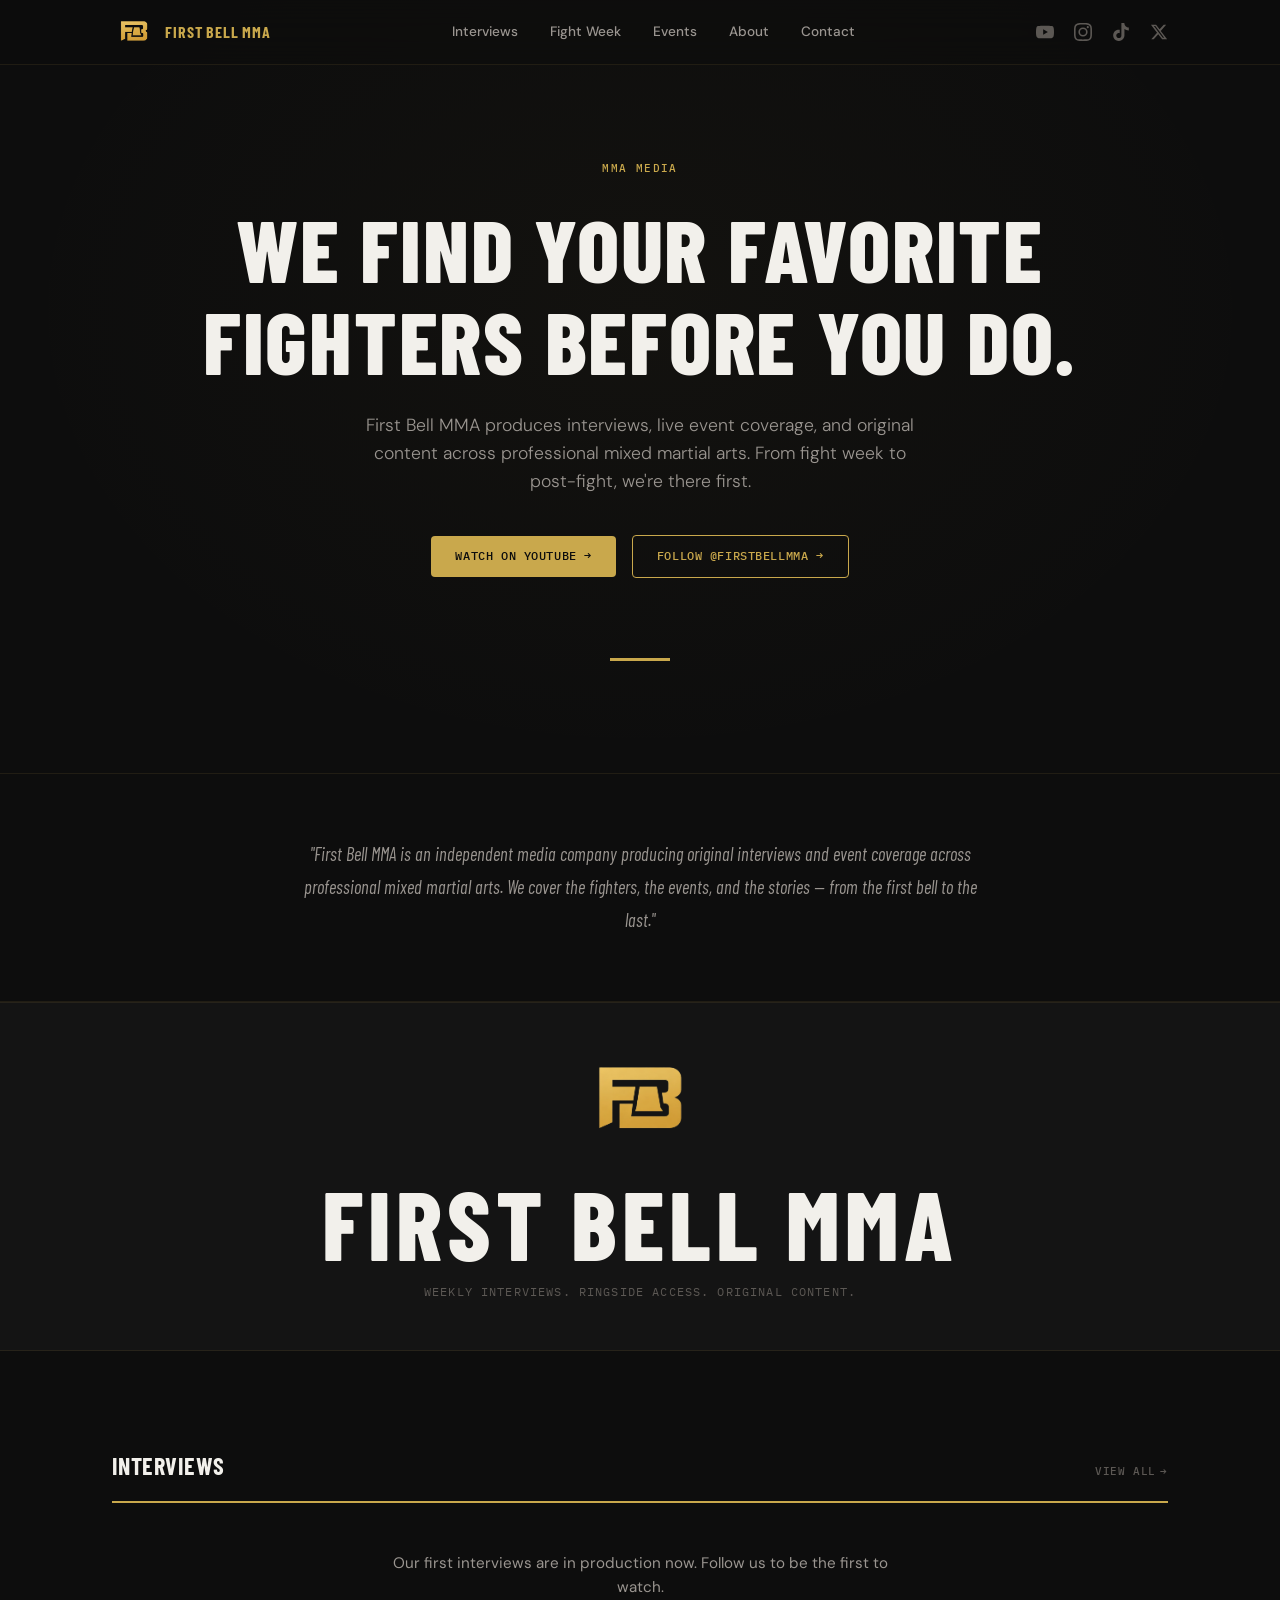
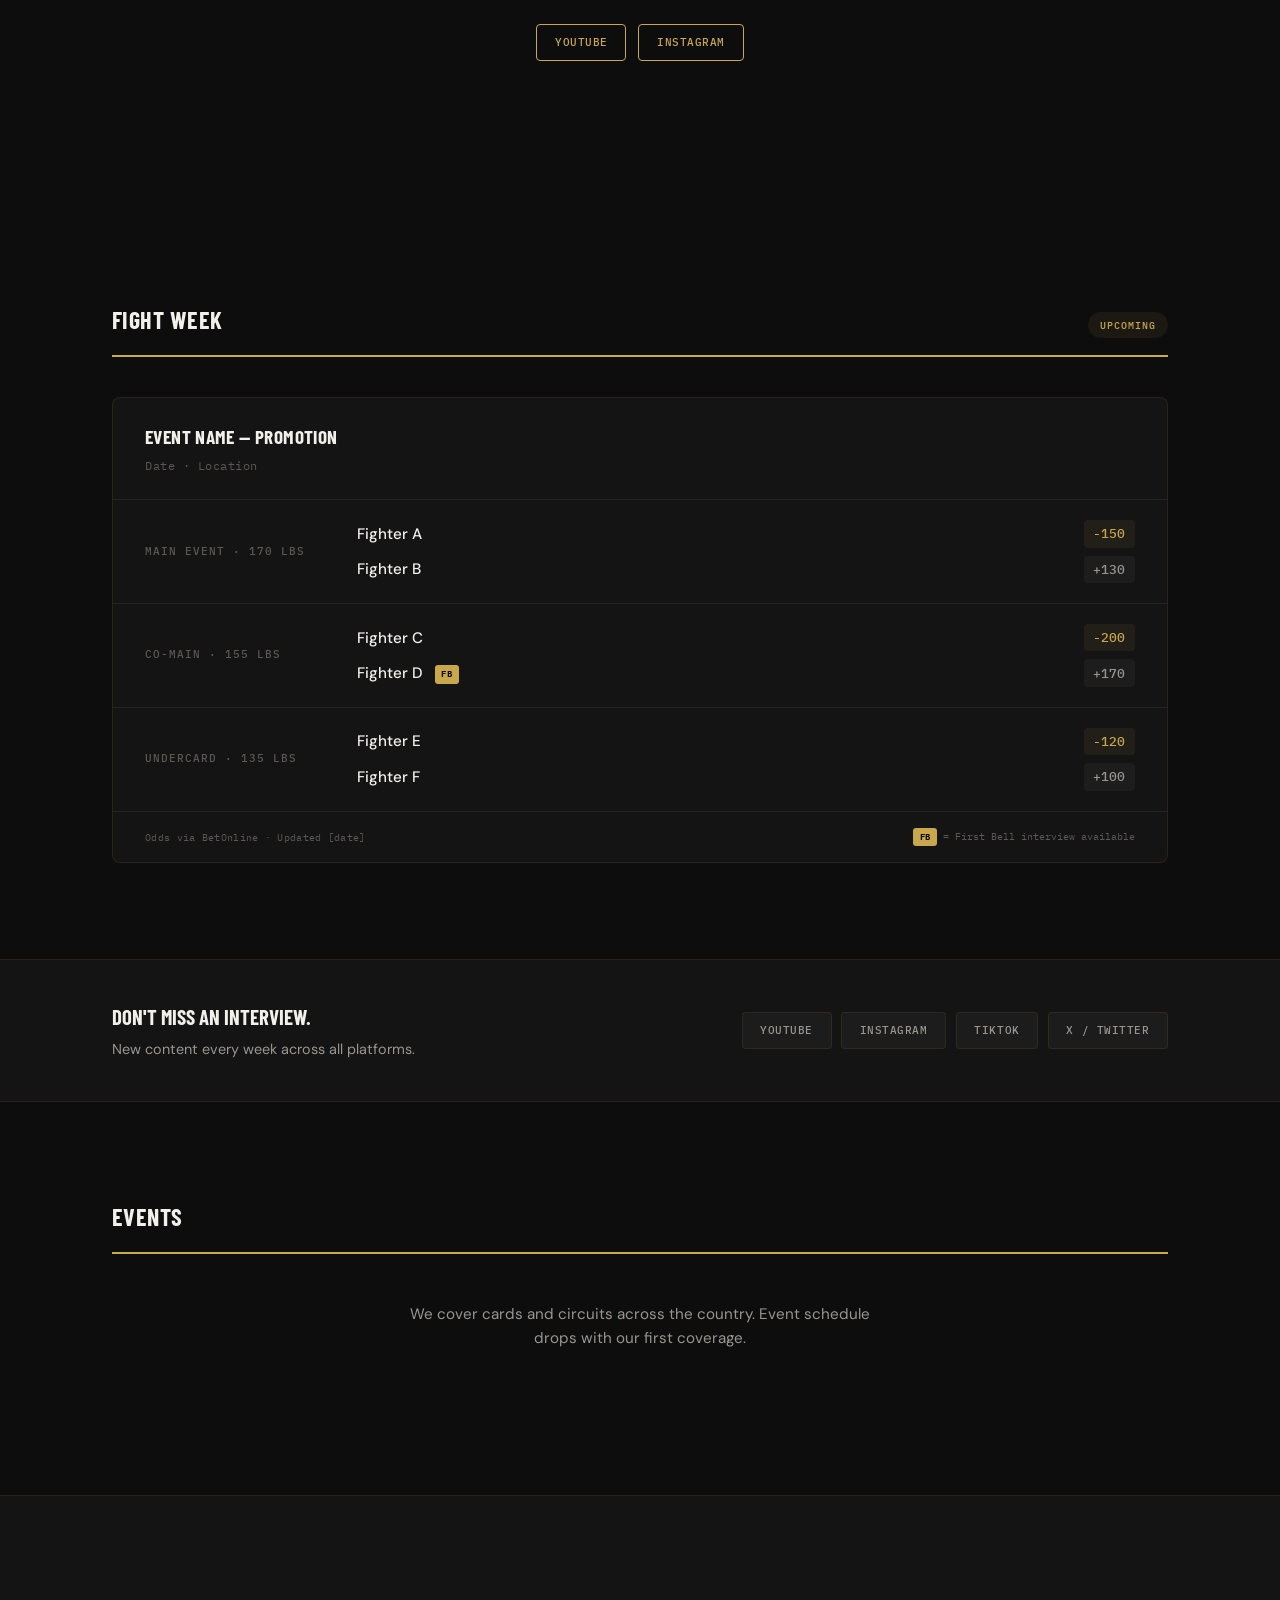
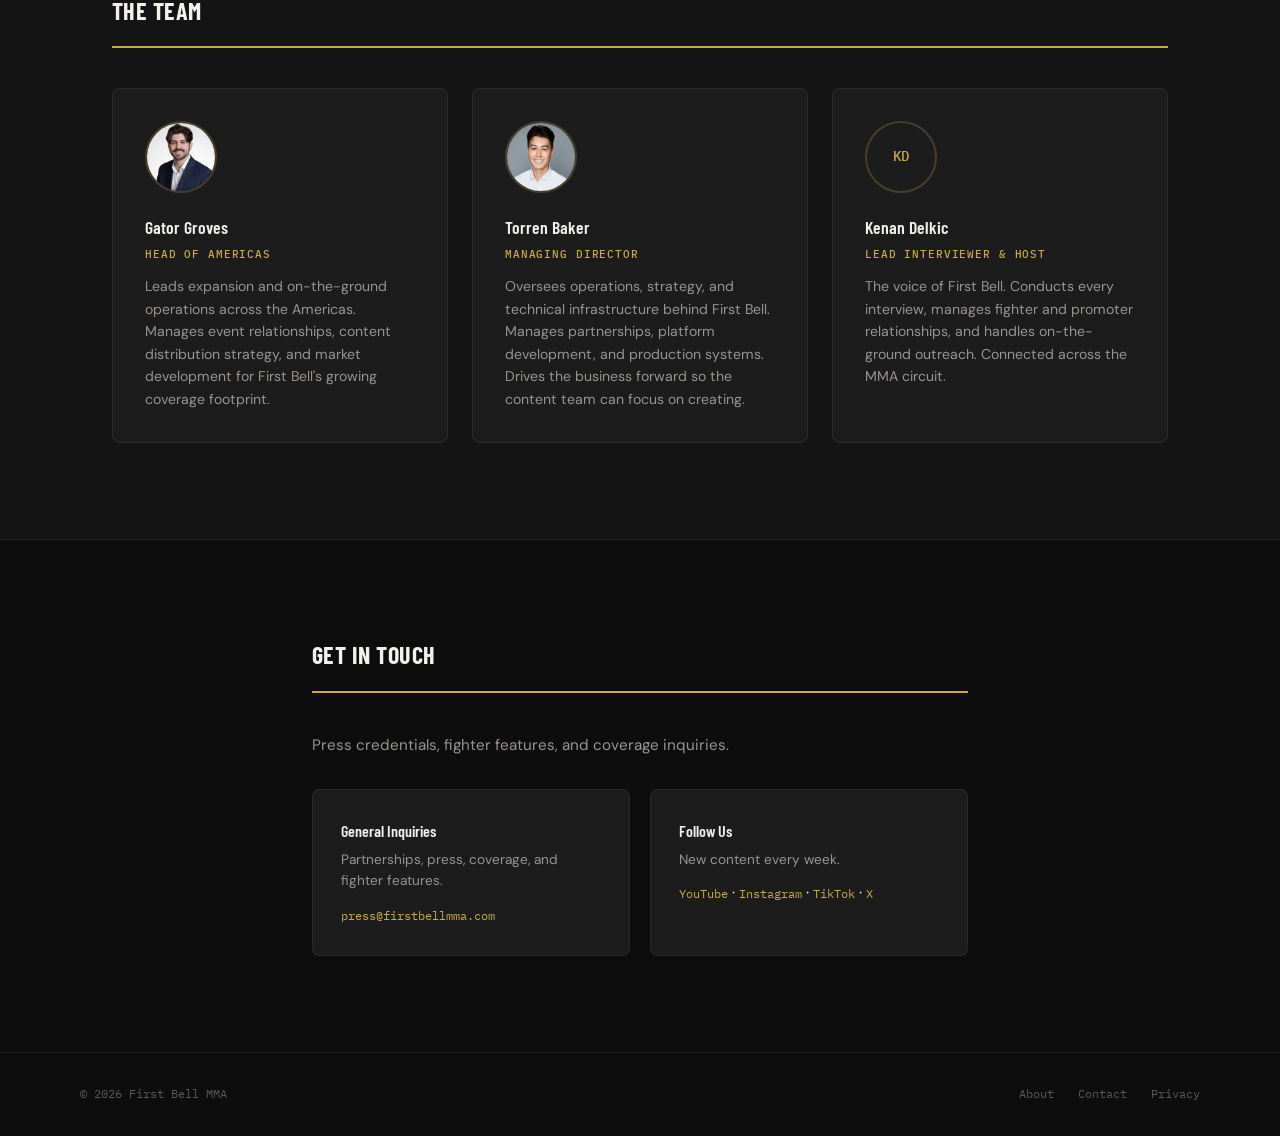
<file: index.html>
<!DOCTYPE html>
<html lang="en">
<head>
  <meta charset="UTF-8">
  <meta name="viewport" content="width=device-width, initial-scale=1.0">
  <title>First Bell MMA — MMA Coverage, Interviews & Events</title>
  <meta name="description" content="First Bell MMA covers professional mixed martial arts. Weekly interviews, ringside event coverage, and original content on emerging MMA talent.">
  <meta name="keywords" content="MMA, mixed martial arts, MMA interviews, fight coverage, UFC prospects, MMA media, fight week">
  <link rel="canonical" href="https://firstbellmma.com/">
  <meta property="og:title" content="First Bell MMA — MMA Coverage">
  <meta property="og:description" content="We find your favorite fighters before you do. Weekly interviews, event coverage, and original content on emerging MMA talent.">
  <meta property="og:type" content="website">
  <meta property="og:url" content="https://firstbellmma.com/">
  <meta property="og:site_name" content="First Bell MMA">
  <meta property="og:locale" content="en_US">
  <meta name="twitter:card" content="summary_large_image">
  <meta name="twitter:title" content="First Bell MMA — MMA Coverage">
  <meta name="twitter:description" content="We find your favorite fighters before you do. Weekly interviews, event coverage, and original content.">
  <meta name="robots" content="index, follow">
  <meta name="theme-color" content="#C9A84C">
  <link rel="icon" type="image/png" href="assets/logo.png">
  <link rel="stylesheet" href="style.css">
  <script type="application/ld+json">
  {
    "@context": "https://schema.org",
    "@type": "Organization",
    "name": "First Bell MMA",
    "url": "https://firstbellmma.com",
    "logo": "https://firstbellmma.com/assets/logo.png",
    "description": "MMA media company covering professional mixed martial arts, interviews, and event coverage.",
    "foundingDate": "2026",
    "sameAs": []
  }
  </script>
  <script type="application/ld+json">
  {
    "@context": "https://schema.org",
    "@type": "WebSite",
    "name": "First Bell MMA",
    "url": "https://firstbellmma.com",
    "potentialAction": {
      "@type": "SearchAction",
      "target": "https://firstbellmma.com/?s={search_term_string}",
      "query-input": "required name=search_term_string"
    }
  }
  </script>
</head>
<body>

  <!-- NAV -->
  <nav class="nav" id="nav">
    <div class="nav-inner">
      <a href="index.html" class="nav-logo">
        <img src="assets/logo.png" alt="First Bell MMA" class="nav-logo-img">
        <span class="wordmark">First Bell MMA</span>
      </a>
      <div class="nav-links">
        <a href="#interviews">Interviews</a>
        <a href="#fightweek">Fight Week</a>
        <a href="#events">Events</a>
        <a href="about.html">About</a>
        <a href="contact.html">Contact</a>
      </div>
      <div class="nav-socials">
        <a href="https://youtube.com/@firstbellmma" target="_blank" rel="noopener" aria-label="YouTube"><svg xmlns="http://www.w3.org/2000/svg" viewBox="0 0 24 24"><path d="M23.498 6.186a3.016 3.016 0 0 0-2.122-2.136C19.505 3.546 12 3.546 12 3.546s-7.505 0-9.377.504A3.017 3.017 0 0 0 .502 6.186C0 8.07 0 12 0 12s0 3.93.502 5.814a3.016 3.016 0 0 0 2.122 2.136c1.871.504 9.376.504 9.376.504s7.505 0 9.377-.504a3.015 3.015 0 0 0 2.122-2.136C24 15.93 24 12 24 12s0-3.93-.502-5.814zM9.545 15.568V8.432L15.818 12l-6.273 3.568z"/></svg></a>
        <a href="https://instagram.com/firstbellmma" target="_blank" rel="noopener" aria-label="Instagram"><svg xmlns="http://www.w3.org/2000/svg" viewBox="0 0 24 24"><path d="M12 2.163c3.204 0 3.584.012 4.85.07 3.252.148 4.771 1.691 4.919 4.919.058 1.265.069 1.645.069 4.849 0 3.205-.012 3.584-.069 4.849-.149 3.225-1.664 4.771-4.919 4.919-1.266.058-1.644.07-4.85.07-3.204 0-3.584-.012-4.849-.07-3.26-.149-4.771-1.699-4.919-4.92-.058-1.265-.07-1.644-.07-4.849 0-3.204.013-3.583.07-4.849.149-3.227 1.664-4.771 4.919-4.919 1.266-.057 1.645-.069 4.849-.069zM12 0C8.741 0 8.333.014 7.053.072 2.695.272.273 2.69.073 7.052.014 8.333 0 8.741 0 12c0 3.259.014 3.668.072 4.948.2 4.358 2.618 6.78 6.98 6.98C8.333 23.986 8.741 24 12 24c3.259 0 3.668-.014 4.948-.072 4.354-.2 6.782-2.618 6.979-6.98.059-1.28.073-1.689.073-4.948 0-3.259-.014-3.667-.072-4.947-.196-4.354-2.617-6.78-6.979-6.98C15.668.014 15.259 0 12 0zm0 5.838a6.162 6.162 0 1 0 0 12.324 6.162 6.162 0 0 0 0-12.324zM12 16a4 4 0 1 1 0-8 4 4 0 0 1 0 8zm6.406-11.845a1.44 1.44 0 1 0 0 2.881 1.44 1.44 0 0 0 0-2.881z"/></svg></a>
        <a href="https://tiktok.com/@firstbellmma" target="_blank" rel="noopener" aria-label="TikTok"><svg xmlns="http://www.w3.org/2000/svg" viewBox="0 0 24 24"><path d="M12.525.02c1.31-.02 2.61-.01 3.91-.02.08 1.53.63 3.09 1.75 4.17 1.12 1.11 2.7 1.62 4.24 1.79v4.03c-1.44-.05-2.89-.35-4.2-.97-.57-.26-1.1-.59-1.62-.93-.01 2.92.01 5.84-.02 8.75-.08 1.4-.54 2.79-1.35 3.94-1.31 1.92-3.58 3.17-5.91 3.21-1.43.08-2.86-.31-4.08-1.03-2.02-1.19-3.44-3.37-3.65-5.71-.02-.5-.03-1-.01-1.49.18-1.9 1.12-3.72 2.58-4.96 1.66-1.44 3.98-2.13 6.15-1.72.02 1.48-.04 2.96-.04 4.44-.99-.32-2.15-.23-3.02.37-.63.41-1.11 1.04-1.36 1.75-.21.51-.15 1.07-.14 1.61.24 1.64 1.82 3.02 3.5 2.87 1.12-.01 2.19-.66 2.77-1.61.19-.33.4-.67.41-1.06.1-1.79.06-3.57.07-5.36.01-4.03-.01-8.05.02-12.07z"/></svg></a>
        <a href="https://x.com/firstbellmma" target="_blank" rel="noopener" aria-label="X"><svg xmlns="http://www.w3.org/2000/svg" viewBox="0 0 24 24"><path d="M18.244 2.25h3.308l-7.227 8.26 8.502 11.24H16.17l-5.214-6.817L4.99 21.75H1.68l7.73-8.835L1.254 2.25H8.08l4.713 6.231zm-1.161 17.52h1.833L7.084 4.126H5.117z"/></svg></a>
      </div>
      <button class="nav-toggle" onclick="document.getElementById('mobileNav').classList.add('open')" aria-label="Open menu">
        <span></span>
        <span></span>
        <span></span>
      </button>
    </div>
  </nav>

  <!-- MOBILE NAV OVERLAY -->
  <div class="nav-overlay" id="mobileNav">
    <button class="nav-overlay-close" onclick="document.getElementById('mobileNav').classList.remove('open')" aria-label="Close menu">&times;</button>
    <a href="#interviews" onclick="document.getElementById('mobileNav').classList.remove('open')">Interviews</a>
    <a href="#fightweek" onclick="document.getElementById('mobileNav').classList.remove('open')">Fight Week</a>
    <a href="#events" onclick="document.getElementById('mobileNav').classList.remove('open')">Events</a>
    <a href="about.html">About</a>
    <a href="contact.html">Contact</a>
  </div>

  <main>

    <!-- HERO -->
    <section class="hero">
      <div class="hero-label reveal">MMA Media</div>
      <h1 class="hero-headline reveal">We Find Your Favorite Fighters Before You Do.</h1>
      <p class="hero-sub reveal">First Bell MMA produces interviews, live event coverage, and original content across professional mixed martial arts. From fight week to post-fight, we're there first.</p>
      <div class="hero-ctas reveal">
        <a href="https://youtube.com/@firstbellmma" target="_blank" rel="noopener" class="btn btn--primary">Watch on YouTube &rarr;</a>
        <a href="https://instagram.com/firstbellmma" target="_blank" rel="noopener" class="btn btn--outline">Follow @firstbellmma &rarr;</a>
      </div>
      <div class="hero-divider"></div>
    </section>

    <!-- MISSION STATEMENT -->
    <section class="mission-section reveal">
      <div class="mission-inner">
        <p>"First Bell MMA is an independent media company producing original interviews and event coverage across professional mixed martial arts. We cover the fighters, the events, and the stories — from the first bell to the last."</p>
      </div>
    </section>

    <!-- BRAND STRIP -->
    <section class="brand-strip reveal">
      <img src="assets/logo.png" alt="First Bell MMA logo" class="brand-strip-logo" loading="lazy">
      <div class="brand-strip-name">First Bell MMA</div>
      <div class="brand-strip-sub">Weekly interviews. Ringside access. Original content.</div>
    </section>

    <!-- INTERVIEWS -->
    <section class="section" id="interviews">
      <div class="container">
        <div class="section-header reveal">
          <h2 class="section-title">Interviews</h2>
          <a href="https://youtube.com/@firstbellmma" target="_blank" rel="noopener" class="section-link">View All <span class="arrow">&rarr;</span></a>
        </div>
        <div class="empty-state reveal">
          <p>Our first interviews are in production now. Follow us to be the first to watch.</p>
          <div class="empty-state-btns">
            <a href="https://youtube.com/@firstbellmma" target="_blank" rel="noopener" class="btn btn--outline btn--small">YouTube</a>
            <a href="https://instagram.com/firstbellmma" target="_blank" rel="noopener" class="btn btn--outline btn--small">Instagram</a>
          </div>
        </div>

        <!-- CONTENT CARDS — uncomment when content is ready
        <div class="content-grid">
          <a href="#" class="content-card">
            <div class="thumb"><img src="" alt="Interview thumbnail" loading="lazy"></div>
            <div class="card-body">
              <div class="card-org">Promotion Name</div>
              <h3>Fighter Name — Full Interview</h3>
              <p class="card-desc">Short description of the interview and what was discussed.</p>
              <div class="card-date">Apr 2026</div>
            </div>
          </a>
        </div>
        -->
      </div>
    </section>

    <!-- FIGHT WEEK -->
    <section class="fightweek-section" id="fightweek">
      <div class="section-header reveal">
        <h2 class="section-title">Fight Week</h2>
        <span class="fightweek-badge">Upcoming</span>
      </div>

      <div class="fightweek-card reveal">
        <div class="fightweek-event-header">
          <div class="fightweek-event-name">Event Name — Promotion</div>
          <div class="fightweek-event-meta">Date &middot; Location</div>
        </div>

        <div class="fightweek-fights">
          <div class="fight-row">
            <div class="fight-weight">Main Event &middot; 170 lbs</div>
            <div class="fight-matchup">
              <div class="fighter-line">
                <span class="fighter-name">Fighter A</span>
                <span class="fighter-odds favorite">-150</span>
              </div>
              <div class="fighter-line">
                <span class="fighter-name">Fighter B</span>
                <span class="fighter-odds underdog">+130</span>
              </div>
            </div>
          </div>

          <div class="fight-row">
            <div class="fight-weight">Co-Main &middot; 155 lbs</div>
            <div class="fight-matchup">
              <div class="fighter-line">
                <span class="fighter-name">Fighter C</span>
                <span class="fighter-odds favorite">-200</span>
              </div>
              <div class="fighter-line">
                <span class="fighter-name">Fighter D <span class="fb-badge">FB</span></span>
                <span class="fighter-odds underdog">+170</span>
              </div>
            </div>
          </div>

          <div class="fight-row">
            <div class="fight-weight">Undercard &middot; 135 lbs</div>
            <div class="fight-matchup">
              <div class="fighter-line">
                <span class="fighter-name">Fighter E</span>
                <span class="fighter-odds favorite">-120</span>
              </div>
              <div class="fighter-line">
                <span class="fighter-name">Fighter F</span>
                <span class="fighter-odds underdog">+100</span>
              </div>
            </div>
          </div>
        </div>

        <div class="fightweek-footer">
          <span class="odds-source">Odds via BetOnline &middot; Updated [date]</span>
          <span class="fb-badge-legend"><span class="fb-badge">FB</span> = First Bell interview available</span>
        </div>
      </div>
    </section>

    <!-- FOLLOW STRIP -->
    <section class="follow-strip reveal">
      <div class="container">
        <div class="follow-strip-inner">
          <div class="follow-strip-text">
            <h2>Don't miss an interview.</h2>
            <p>New content every week across all platforms.</p>
          </div>
          <div class="follow-strip-btns">
            <a href="https://youtube.com/@firstbellmma" target="_blank" rel="noopener" class="btn btn--surface btn--small">YouTube</a>
            <a href="https://instagram.com/firstbellmma" target="_blank" rel="noopener" class="btn btn--surface btn--small">Instagram</a>
            <a href="https://tiktok.com/@firstbellmma" target="_blank" rel="noopener" class="btn btn--surface btn--small">TikTok</a>
            <a href="https://x.com/firstbellmma" target="_blank" rel="noopener" class="btn btn--surface btn--small">X / Twitter</a>
          </div>
        </div>
      </div>
    </section>

    <!-- EVENTS -->
    <section class="section" id="events">
      <div class="container">
        <div class="section-header reveal">
          <h2 class="section-title">Events</h2>
        </div>
        <div class="empty-state reveal">
          <p>We cover cards and circuits across the country. Event schedule drops with our first coverage.</p>
        </div>

        <!-- EVENT ROWS — uncomment when events are ready
        <div class="event-list">
          <div class="event-row">
            <div class="event-date">Apr 19, 2026</div>
            <div class="event-name">Cage Fury FC 130</div>
            <div class="event-location">Philadelphia, PA</div>
            <span class="event-badge">Covering</span>
          </div>
        </div>
        -->
      </div>
    </section>

    <!-- TEAM -->
    <section class="section section--surface" id="team">
      <div class="container">
        <div class="section-header reveal">
          <h2 class="section-title">The Team</h2>
        </div>
        <div class="team-grid">
          <div class="team-card reveal">
            <img src="assets/bobby.jpeg" alt="Gator Groves" class="team-avatar" loading="lazy">
            <h3>Gator Groves</h3>
            <div class="team-role">Head of Americas</div>
            <p class="team-bio">Leads expansion and on-the-ground operations across the Americas. Manages event relationships, content distribution strategy, and market development for First Bell's growing coverage footprint.</p>
          </div>
          <div class="team-card reveal">
            <img src="assets/torren.jpeg" alt="Torren Baker, Managing Director" class="team-avatar" loading="lazy">
            <h3>Torren Baker</h3>
            <div class="team-role">Managing Director</div>
            <p class="team-bio">Oversees operations, strategy, and technical infrastructure behind First Bell. Manages partnerships, platform development, and production systems. Drives the business forward so the content team can focus on creating.</p>
          </div>
          <div class="team-card reveal">
            <div class="team-initials">KD</div>
            <h3>Kenan Delkic</h3>
            <div class="team-role">Lead Interviewer &amp; Host</div>
            <p class="team-bio">The voice of First Bell. Conducts every interview, manages fighter and promoter relationships, and handles on-the-ground outreach. Connected across the MMA circuit.</p>
          </div>
        </div>
      </div>
    </section>

    <!-- CONTACT -->
    <section class="section" id="contact">
      <div class="container--narrow">
        <div class="section-header reveal">
          <h2 class="section-title">Get in Touch</h2>
        </div>
        <p class="contact-intro reveal">Press credentials, fighter features, and coverage inquiries.</p>
        <div class="contact-grid">
          <div class="contact-card reveal">
            <h3>General Inquiries</h3>
            <p>Partnerships, press, coverage, and fighter features.</p>
            <a href="mailto:press@firstbellmma.com">press@firstbellmma.com</a>
          </div>
          <div class="contact-card reveal">
            <h3>Follow Us</h3>
            <p>New content every week.</p>
            <a href="https://youtube.com/@firstbellmma" target="_blank" rel="noopener">YouTube</a> &middot;
            <a href="https://instagram.com/firstbellmma" target="_blank" rel="noopener">Instagram</a> &middot;
            <a href="https://tiktok.com/@firstbellmma" target="_blank" rel="noopener">TikTok</a> &middot;
            <a href="https://x.com/firstbellmma" target="_blank" rel="noopener">X</a>
          </div>
        </div>
      </div>
    </section>

  </main>

  <!-- FOOTER -->
  <footer class="footer">
    <div class="footer-inner">
      <div class="footer-copy">&copy; 2026 First Bell MMA</div>
      <div class="footer-links">
        <a href="about.html">About</a>
        <a href="contact.html">Contact</a>
        <a href="privacy.html">Privacy</a>
      </div>
    </div>
  </footer>

  <script>
    // Scroll reveal
    const observer = new IntersectionObserver((entries) => {
      entries.forEach(entry => {
        if (entry.isIntersecting) {
          entry.target.classList.add('visible');
          observer.unobserve(entry.target);
        }
      });
    }, { threshold: 0.1 });

    document.querySelectorAll('.reveal').forEach(el => observer.observe(el));

    // Nav darken on scroll
    window.addEventListener('scroll', () => {
      document.getElementById('nav').classList.toggle('scrolled', window.scrollY > 20);
    });
  </script>

</body>
</html>
</file>
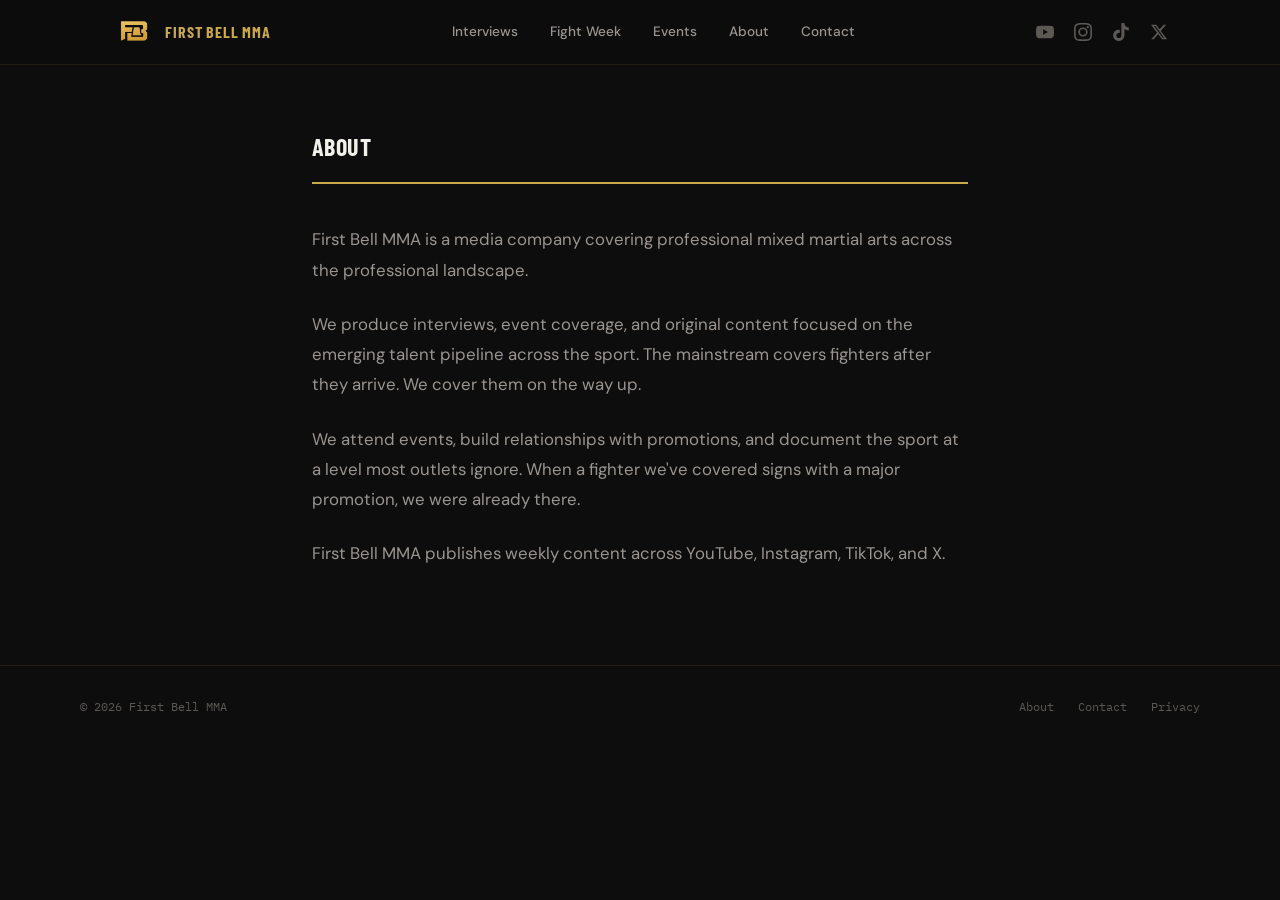
<file: about.html>
<!DOCTYPE html>
<html lang="en">
<head>
  <meta charset="UTF-8">
  <meta name="viewport" content="width=device-width, initial-scale=1.0">
  <title>About — First Bell MMA</title>
  <meta name="description" content="First Bell MMA is a media company covering professional mixed martial arts across the professional landscape. Learn about our team and mission.">
  <link rel="canonical" href="https://firstbellmma.com/about.html">
  <meta property="og:title" content="About First Bell MMA">
  <meta property="og:description" content="A media company covering professional MMA across the professional landscape.">
  <meta property="og:url" content="https://firstbellmma.com/about.html">
  <meta name="robots" content="index, follow">
  <link rel="icon" type="image/png" href="assets/logo.png">
  <link rel="stylesheet" href="style.css">
</head>
<body>

  <!-- NAV -->
  <nav class="nav" id="nav">
    <div class="nav-inner">
      <a href="index.html" class="nav-logo">
        <img src="assets/logo.png" alt="First Bell MMA" class="nav-logo-img">
        <span class="wordmark">First Bell MMA</span>
      </a>
      <div class="nav-links">
        <a href="index.html#interviews">Interviews</a>
        <a href="index.html#fightweek">Fight Week</a>
        <a href="index.html#events">Events</a>
        <a href="about.html">About</a>
        <a href="contact.html">Contact</a>
      </div>
      <div class="nav-socials">
        <a href="https://youtube.com/@firstbellmma" target="_blank" rel="noopener" aria-label="YouTube"><svg xmlns="http://www.w3.org/2000/svg" viewBox="0 0 24 24"><path d="M23.498 6.186a3.016 3.016 0 0 0-2.122-2.136C19.505 3.546 12 3.546 12 3.546s-7.505 0-9.377.504A3.017 3.017 0 0 0 .502 6.186C0 8.07 0 12 0 12s0 3.93.502 5.814a3.016 3.016 0 0 0 2.122 2.136c1.871.504 9.376.504 9.376.504s7.505 0 9.377-.504a3.015 3.015 0 0 0 2.122-2.136C24 15.93 24 12 24 12s0-3.93-.502-5.814zM9.545 15.568V8.432L15.818 12l-6.273 3.568z"/></svg></a>
        <a href="https://instagram.com/firstbellmma" target="_blank" rel="noopener" aria-label="Instagram"><svg xmlns="http://www.w3.org/2000/svg" viewBox="0 0 24 24"><path d="M12 2.163c3.204 0 3.584.012 4.85.07 3.252.148 4.771 1.691 4.919 4.919.058 1.265.069 1.645.069 4.849 0 3.205-.012 3.584-.069 4.849-.149 3.225-1.664 4.771-4.919 4.919-1.266.058-1.644.07-4.85.07-3.204 0-3.584-.012-4.849-.07-3.26-.149-4.771-1.699-4.919-4.92-.058-1.265-.07-1.644-.07-4.849 0-3.204.013-3.583.07-4.849.149-3.227 1.664-4.771 4.919-4.919 1.266-.057 1.645-.069 4.849-.069zM12 0C8.741 0 8.333.014 7.053.072 2.695.272.273 2.69.073 7.052.014 8.333 0 8.741 0 12c0 3.259.014 3.668.072 4.948.2 4.358 2.618 6.78 6.98 6.98C8.333 23.986 8.741 24 12 24c3.259 0 3.668-.014 4.948-.072 4.354-.2 6.782-2.618 6.979-6.98.059-1.28.073-1.689.073-4.948 0-3.259-.014-3.667-.072-4.947-.196-4.354-2.617-6.78-6.979-6.98C15.668.014 15.259 0 12 0zm0 5.838a6.162 6.162 0 1 0 0 12.324 6.162 6.162 0 0 0 0-12.324zM12 16a4 4 0 1 1 0-8 4 4 0 0 1 0 8zm6.406-11.845a1.44 1.44 0 1 0 0 2.881 1.44 1.44 0 0 0 0-2.881z"/></svg></a>
        <a href="https://tiktok.com/@firstbellmma" target="_blank" rel="noopener" aria-label="TikTok"><svg xmlns="http://www.w3.org/2000/svg" viewBox="0 0 24 24"><path d="M12.525.02c1.31-.02 2.61-.01 3.91-.02.08 1.53.63 3.09 1.75 4.17 1.12 1.11 2.7 1.62 4.24 1.79v4.03c-1.44-.05-2.89-.35-4.2-.97-.57-.26-1.1-.59-1.62-.93-.01 2.92.01 5.84-.02 8.75-.08 1.4-.54 2.79-1.35 3.94-1.31 1.92-3.58 3.17-5.91 3.21-1.43.08-2.86-.31-4.08-1.03-2.02-1.19-3.44-3.37-3.65-5.71-.02-.5-.03-1-.01-1.49.18-1.9 1.12-3.72 2.58-4.96 1.66-1.44 3.98-2.13 6.15-1.72.02 1.48-.04 2.96-.04 4.44-.99-.32-2.15-.23-3.02.37-.63.41-1.11 1.04-1.36 1.75-.21.51-.15 1.07-.14 1.61.24 1.64 1.82 3.02 3.5 2.87 1.12-.01 2.19-.66 2.77-1.61.19-.33.4-.67.41-1.06.1-1.79.06-3.57.07-5.36.01-4.03-.01-8.05.02-12.07z"/></svg></a>
        <a href="https://x.com/firstbellmma" target="_blank" rel="noopener" aria-label="X"><svg xmlns="http://www.w3.org/2000/svg" viewBox="0 0 24 24"><path d="M18.244 2.25h3.308l-7.227 8.26 8.502 11.24H16.17l-5.214-6.817L4.99 21.75H1.68l7.73-8.835L1.254 2.25H8.08l4.713 6.231zm-1.161 17.52h1.833L7.084 4.126H5.117z"/></svg></a>
      </div>
      <button class="nav-toggle" onclick="document.getElementById('mobileNav').classList.add('open')" aria-label="Open menu">
        <span></span>
        <span></span>
        <span></span>
      </button>
    </div>
  </nav>

  <!-- MOBILE NAV OVERLAY -->
  <div class="nav-overlay" id="mobileNav">
    <button class="nav-overlay-close" onclick="document.getElementById('mobileNav').classList.remove('open')" aria-label="Close menu">&times;</button>
    <a href="index.html#interviews" onclick="document.getElementById('mobileNav').classList.remove('open')">Interviews</a>
    <a href="index.html#fightweek" onclick="document.getElementById('mobileNav').classList.remove('open')">Fight Week</a>
    <a href="index.html#events" onclick="document.getElementById('mobileNav').classList.remove('open')">Events</a>
    <a href="about.html">About</a>
    <a href="contact.html">Contact</a>
  </div>

  <main>
    <!-- ABOUT -->
    <div class="page-content">
      <div class="container--narrow">
        <div class="page-header reveal">
          <h1 class="page-title">About</h1>
        </div>
        <p class="reveal">First Bell MMA is a media company covering professional mixed martial arts across the professional landscape.</p>
        <p class="reveal">We produce interviews, event coverage, and original content focused on the emerging talent pipeline across the sport. The mainstream covers fighters after they arrive. We cover them on the way up.</p>
        <p class="reveal">We attend events, build relationships with promotions, and document the sport at a level most outlets ignore. When a fighter we've covered signs with a major promotion, we were already there.</p>
        <p class="reveal">First Bell MMA publishes weekly content across YouTube, Instagram, TikTok, and X.</p>
      </div>
    </div>
  </main>

  <!-- FOOTER -->
  <footer class="footer">
    <div class="footer-inner">
      <div class="footer-copy">&copy; 2026 First Bell MMA</div>
      <div class="footer-links">
        <a href="about.html">About</a>
        <a href="contact.html">Contact</a>
        <a href="privacy.html">Privacy</a>
      </div>
    </div>
  </footer>

  <script>
    const observer = new IntersectionObserver((entries) => {
      entries.forEach(entry => {
        if (entry.isIntersecting) {
          entry.target.classList.add('visible');
          observer.unobserve(entry.target);
        }
      });
    }, { threshold: 0.1 });
    document.querySelectorAll('.reveal').forEach(el => observer.observe(el));
    window.addEventListener('scroll', () => {
      document.getElementById('nav').classList.toggle('scrolled', window.scrollY > 20);
    });
  </script>

</body>
</html>
</file>
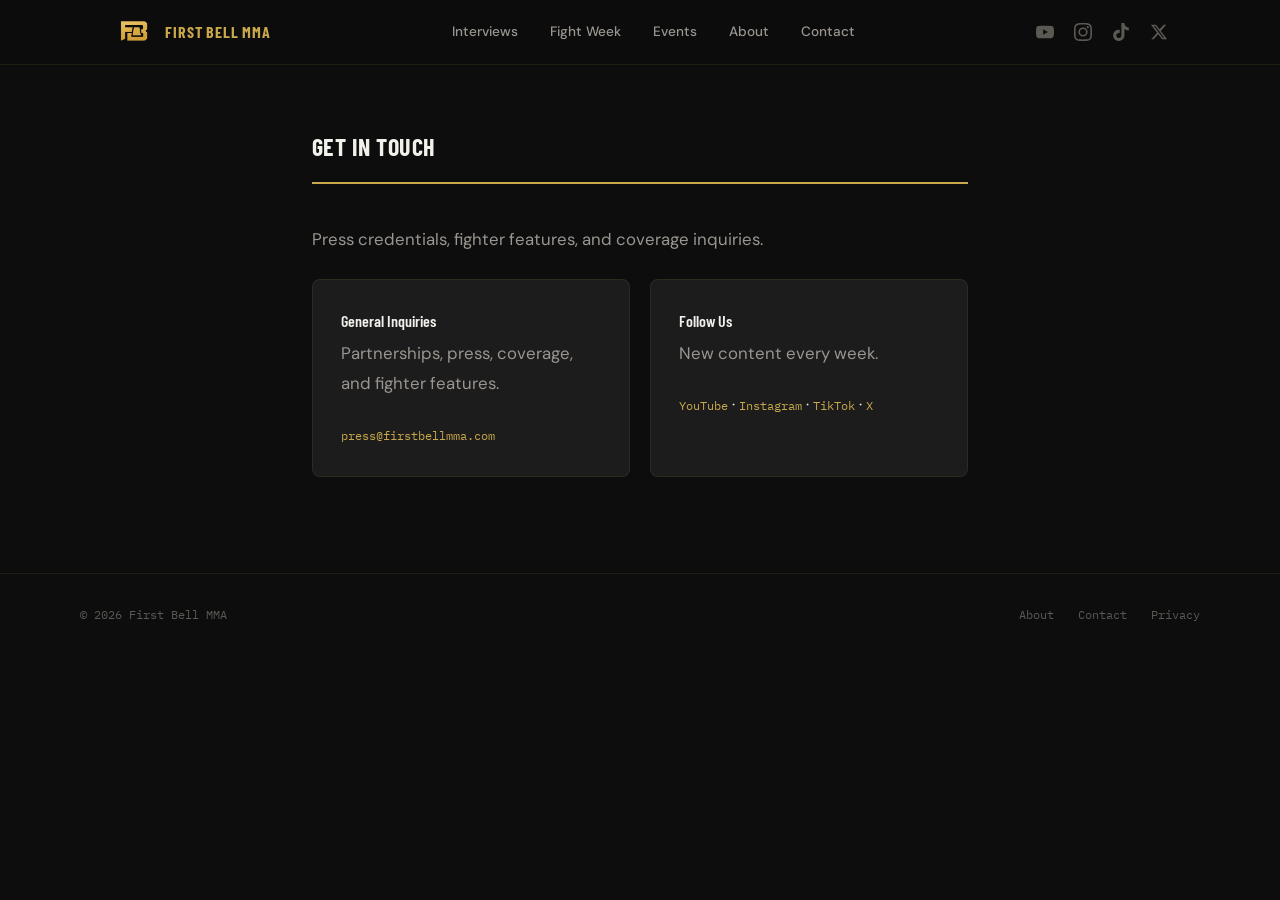
<file: contact.html>
<!DOCTYPE html>
<html lang="en">
<head>
  <meta charset="UTF-8">
  <meta name="viewport" content="width=device-width, initial-scale=1.0">
  <title>Contact — First Bell MMA | Press Credentials & Fighter Features</title>
  <meta name="description" content="Contact First Bell MMA for press credentials, fighter feature requests, coverage inquiries, and partnerships.">
  <link rel="canonical" href="https://firstbellmma.com/contact.html">
  <meta property="og:title" content="Contact First Bell MMA">
  <meta property="og:description" content="Press credentials, fighter features, and coverage inquiries.">
  <meta property="og:url" content="https://firstbellmma.com/contact.html">
  <meta name="robots" content="index, follow">
  <link rel="icon" type="image/png" href="assets/logo.png">
  <link rel="stylesheet" href="style.css">
</head>
<body>

  <!-- NAV -->
  <nav class="nav" id="nav">
    <div class="nav-inner">
      <a href="index.html" class="nav-logo">
        <img src="assets/logo.png" alt="First Bell MMA" class="nav-logo-img">
        <span class="wordmark">First Bell MMA</span>
      </a>
      <div class="nav-links">
        <a href="index.html#interviews">Interviews</a>
        <a href="index.html#fightweek">Fight Week</a>
        <a href="index.html#events">Events</a>
        <a href="about.html">About</a>
        <a href="contact.html">Contact</a>
      </div>
      <div class="nav-socials">
        <a href="https://youtube.com/@firstbellmma" target="_blank" rel="noopener" aria-label="YouTube"><svg xmlns="http://www.w3.org/2000/svg" viewBox="0 0 24 24"><path d="M23.498 6.186a3.016 3.016 0 0 0-2.122-2.136C19.505 3.546 12 3.546 12 3.546s-7.505 0-9.377.504A3.017 3.017 0 0 0 .502 6.186C0 8.07 0 12 0 12s0 3.93.502 5.814a3.016 3.016 0 0 0 2.122 2.136c1.871.504 9.376.504 9.376.504s7.505 0 9.377-.504a3.015 3.015 0 0 0 2.122-2.136C24 15.93 24 12 24 12s0-3.93-.502-5.814zM9.545 15.568V8.432L15.818 12l-6.273 3.568z"/></svg></a>
        <a href="https://instagram.com/firstbellmma" target="_blank" rel="noopener" aria-label="Instagram"><svg xmlns="http://www.w3.org/2000/svg" viewBox="0 0 24 24"><path d="M12 2.163c3.204 0 3.584.012 4.85.07 3.252.148 4.771 1.691 4.919 4.919.058 1.265.069 1.645.069 4.849 0 3.205-.012 3.584-.069 4.849-.149 3.225-1.664 4.771-4.919 4.919-1.266.058-1.644.07-4.85.07-3.204 0-3.584-.012-4.849-.07-3.26-.149-4.771-1.699-4.919-4.92-.058-1.265-.07-1.644-.07-4.849 0-3.204.013-3.583.07-4.849.149-3.227 1.664-4.771 4.919-4.919 1.266-.057 1.645-.069 4.849-.069zM12 0C8.741 0 8.333.014 7.053.072 2.695.272.273 2.69.073 7.052.014 8.333 0 8.741 0 12c0 3.259.014 3.668.072 4.948.2 4.358 2.618 6.78 6.98 6.98C8.333 23.986 8.741 24 12 24c3.259 0 3.668-.014 4.948-.072 4.354-.2 6.782-2.618 6.979-6.98.059-1.28.073-1.689.073-4.948 0-3.259-.014-3.667-.072-4.947-.196-4.354-2.617-6.78-6.979-6.98C15.668.014 15.259 0 12 0zm0 5.838a6.162 6.162 0 1 0 0 12.324 6.162 6.162 0 0 0 0-12.324zM12 16a4 4 0 1 1 0-8 4 4 0 0 1 0 8zm6.406-11.845a1.44 1.44 0 1 0 0 2.881 1.44 1.44 0 0 0 0-2.881z"/></svg></a>
        <a href="https://tiktok.com/@firstbellmma" target="_blank" rel="noopener" aria-label="TikTok"><svg xmlns="http://www.w3.org/2000/svg" viewBox="0 0 24 24"><path d="M12.525.02c1.31-.02 2.61-.01 3.91-.02.08 1.53.63 3.09 1.75 4.17 1.12 1.11 2.7 1.62 4.24 1.79v4.03c-1.44-.05-2.89-.35-4.2-.97-.57-.26-1.1-.59-1.62-.93-.01 2.92.01 5.84-.02 8.75-.08 1.4-.54 2.79-1.35 3.94-1.31 1.92-3.58 3.17-5.91 3.21-1.43.08-2.86-.31-4.08-1.03-2.02-1.19-3.44-3.37-3.65-5.71-.02-.5-.03-1-.01-1.49.18-1.9 1.12-3.72 2.58-4.96 1.66-1.44 3.98-2.13 6.15-1.72.02 1.48-.04 2.96-.04 4.44-.99-.32-2.15-.23-3.02.37-.63.41-1.11 1.04-1.36 1.75-.21.51-.15 1.07-.14 1.61.24 1.64 1.82 3.02 3.5 2.87 1.12-.01 2.19-.66 2.77-1.61.19-.33.4-.67.41-1.06.1-1.79.06-3.57.07-5.36.01-4.03-.01-8.05.02-12.07z"/></svg></a>
        <a href="https://x.com/firstbellmma" target="_blank" rel="noopener" aria-label="X"><svg xmlns="http://www.w3.org/2000/svg" viewBox="0 0 24 24"><path d="M18.244 2.25h3.308l-7.227 8.26 8.502 11.24H16.17l-5.214-6.817L4.99 21.75H1.68l7.73-8.835L1.254 2.25H8.08l4.713 6.231zm-1.161 17.52h1.833L7.084 4.126H5.117z"/></svg></a>
      </div>
      <button class="nav-toggle" onclick="document.getElementById('mobileNav').classList.add('open')" aria-label="Open menu">
        <span></span>
        <span></span>
        <span></span>
      </button>
    </div>
  </nav>

  <!-- MOBILE NAV OVERLAY -->
  <div class="nav-overlay" id="mobileNav">
    <button class="nav-overlay-close" onclick="document.getElementById('mobileNav').classList.remove('open')" aria-label="Close menu">&times;</button>
    <a href="index.html#interviews" onclick="document.getElementById('mobileNav').classList.remove('open')">Interviews</a>
    <a href="index.html#fightweek" onclick="document.getElementById('mobileNav').classList.remove('open')">Fight Week</a>
    <a href="index.html#events" onclick="document.getElementById('mobileNav').classList.remove('open')">Events</a>
    <a href="about.html">About</a>
    <a href="contact.html">Contact</a>
  </div>

  <main>
    <!-- CONTACT -->
    <div class="page-content">
      <div class="container--narrow">
        <div class="page-header reveal">
          <h1 class="page-title">Get in Touch</h1>
        </div>
        <p class="contact-intro reveal">Press credentials, fighter features, and coverage inquiries.</p>
        <div class="contact-grid">
          <div class="contact-card reveal">
            <h2>General Inquiries</h2>
            <p>Partnerships, press, coverage, and fighter features.</p>
            <a href="mailto:press@firstbellmma.com">press@firstbellmma.com</a>
          </div>
          <div class="contact-card reveal">
            <h2>Follow Us</h2>
            <p>New content every week.</p>
            <a href="https://youtube.com/@firstbellmma" target="_blank" rel="noopener">YouTube</a> &middot;
            <a href="https://instagram.com/firstbellmma" target="_blank" rel="noopener">Instagram</a> &middot;
            <a href="https://tiktok.com/@firstbellmma" target="_blank" rel="noopener">TikTok</a> &middot;
            <a href="https://x.com/firstbellmma" target="_blank" rel="noopener">X</a>
          </div>
        </div>
      </div>
    </div>
  </main>

  <!-- FOOTER -->
  <footer class="footer">
    <div class="footer-inner">
      <div class="footer-copy">&copy; 2026 First Bell MMA</div>
      <div class="footer-links">
        <a href="about.html">About</a>
        <a href="contact.html">Contact</a>
        <a href="privacy.html">Privacy</a>
      </div>
    </div>
  </footer>

  <script>
    const observer = new IntersectionObserver((entries) => {
      entries.forEach(entry => {
        if (entry.isIntersecting) {
          entry.target.classList.add('visible');
          observer.unobserve(entry.target);
        }
      });
    }, { threshold: 0.1 });
    document.querySelectorAll('.reveal').forEach(el => observer.observe(el));
    window.addEventListener('scroll', () => {
      document.getElementById('nav').classList.toggle('scrolled', window.scrollY > 20);
    });
  </script>

</body>
</html>
</file>
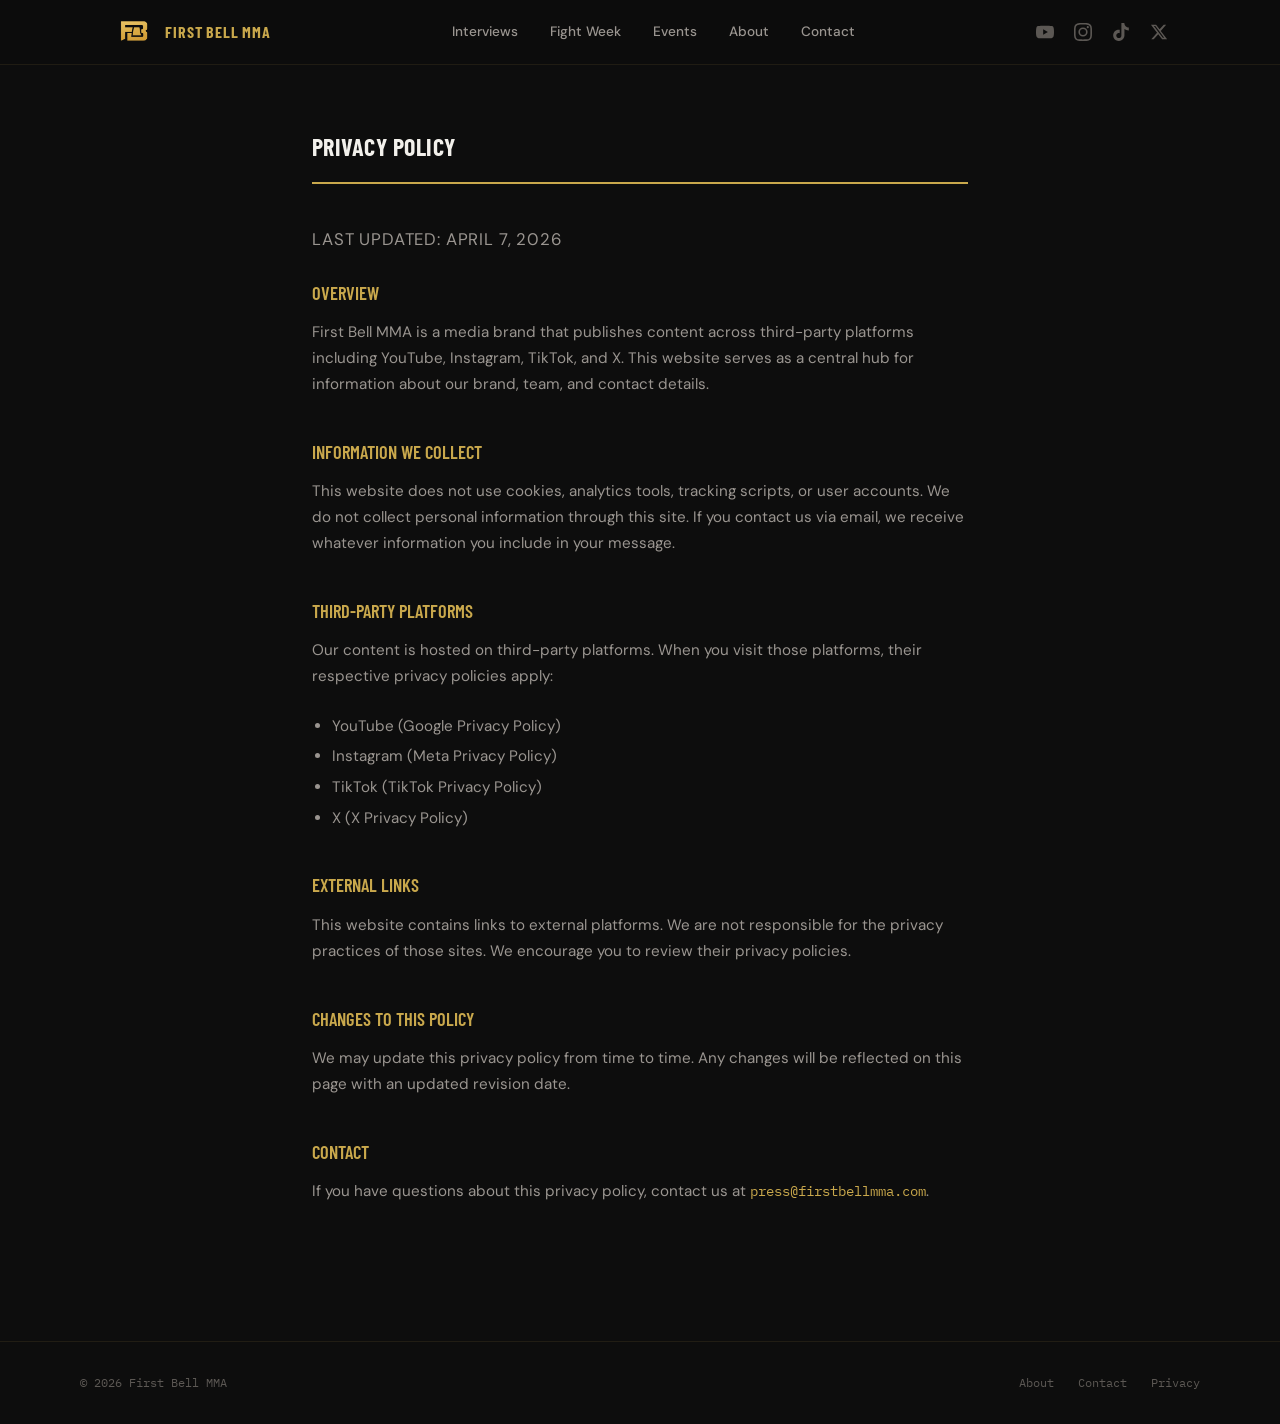
<file: privacy.html>
<!DOCTYPE html>
<html lang="en">
<head>
  <meta charset="UTF-8">
  <meta name="viewport" content="width=device-width, initial-scale=1.0">
  <title>Privacy Policy — First Bell MMA</title>
  <meta name="description" content="Privacy policy for the First Bell MMA website.">
  <link rel="canonical" href="https://firstbellmma.com/privacy.html">
  <meta name="robots" content="index, follow">
  <link rel="icon" type="image/png" href="assets/logo.png">
  <link rel="stylesheet" href="style.css">
</head>
<body>

  <!-- NAV -->
  <nav class="nav" id="nav">
    <div class="nav-inner">
      <a href="index.html" class="nav-logo">
        <img src="assets/logo.png" alt="First Bell MMA" class="nav-logo-img">
        <span class="wordmark">First Bell MMA</span>
      </a>
      <div class="nav-links">
        <a href="index.html#interviews">Interviews</a>
        <a href="index.html#fightweek">Fight Week</a>
        <a href="index.html#events">Events</a>
        <a href="about.html">About</a>
        <a href="contact.html">Contact</a>
      </div>
      <div class="nav-socials">
        <a href="https://youtube.com/@firstbellmma" target="_blank" rel="noopener" aria-label="YouTube"><svg xmlns="http://www.w3.org/2000/svg" viewBox="0 0 24 24"><path d="M23.498 6.186a3.016 3.016 0 0 0-2.122-2.136C19.505 3.546 12 3.546 12 3.546s-7.505 0-9.377.504A3.017 3.017 0 0 0 .502 6.186C0 8.07 0 12 0 12s0 3.93.502 5.814a3.016 3.016 0 0 0 2.122 2.136c1.871.504 9.376.504 9.376.504s7.505 0 9.377-.504a3.015 3.015 0 0 0 2.122-2.136C24 15.93 24 12 24 12s0-3.93-.502-5.814zM9.545 15.568V8.432L15.818 12l-6.273 3.568z"/></svg></a>
        <a href="https://instagram.com/firstbellmma" target="_blank" rel="noopener" aria-label="Instagram"><svg xmlns="http://www.w3.org/2000/svg" viewBox="0 0 24 24"><path d="M12 2.163c3.204 0 3.584.012 4.85.07 3.252.148 4.771 1.691 4.919 4.919.058 1.265.069 1.645.069 4.849 0 3.205-.012 3.584-.069 4.849-.149 3.225-1.664 4.771-4.919 4.919-1.266.058-1.644.07-4.85.07-3.204 0-3.584-.012-4.849-.07-3.26-.149-4.771-1.699-4.919-4.92-.058-1.265-.07-1.644-.07-4.849 0-3.204.013-3.583.07-4.849.149-3.227 1.664-4.771 4.919-4.919 1.266-.057 1.645-.069 4.849-.069zM12 0C8.741 0 8.333.014 7.053.072 2.695.272.273 2.69.073 7.052.014 8.333 0 8.741 0 12c0 3.259.014 3.668.072 4.948.2 4.358 2.618 6.78 6.98 6.98C8.333 23.986 8.741 24 12 24c3.259 0 3.668-.014 4.948-.072 4.354-.2 6.782-2.618 6.979-6.98.059-1.28.073-1.689.073-4.948 0-3.259-.014-3.667-.072-4.947-.196-4.354-2.617-6.78-6.979-6.98C15.668.014 15.259 0 12 0zm0 5.838a6.162 6.162 0 1 0 0 12.324 6.162 6.162 0 0 0 0-12.324zM12 16a4 4 0 1 1 0-8 4 4 0 0 1 0 8zm6.406-11.845a1.44 1.44 0 1 0 0 2.881 1.44 1.44 0 0 0 0-2.881z"/></svg></a>
        <a href="https://tiktok.com/@firstbellmma" target="_blank" rel="noopener" aria-label="TikTok"><svg xmlns="http://www.w3.org/2000/svg" viewBox="0 0 24 24"><path d="M12.525.02c1.31-.02 2.61-.01 3.91-.02.08 1.53.63 3.09 1.75 4.17 1.12 1.11 2.7 1.62 4.24 1.79v4.03c-1.44-.05-2.89-.35-4.2-.97-.57-.26-1.1-.59-1.62-.93-.01 2.92.01 5.84-.02 8.75-.08 1.4-.54 2.79-1.35 3.94-1.31 1.92-3.58 3.17-5.91 3.21-1.43.08-2.86-.31-4.08-1.03-2.02-1.19-3.44-3.37-3.65-5.71-.02-.5-.03-1-.01-1.49.18-1.9 1.12-3.72 2.58-4.96 1.66-1.44 3.98-2.13 6.15-1.72.02 1.48-.04 2.96-.04 4.44-.99-.32-2.15-.23-3.02.37-.63.41-1.11 1.04-1.36 1.75-.21.51-.15 1.07-.14 1.61.24 1.64 1.82 3.02 3.5 2.87 1.12-.01 2.19-.66 2.77-1.61.19-.33.4-.67.41-1.06.1-1.79.06-3.57.07-5.36.01-4.03-.01-8.05.02-12.07z"/></svg></a>
        <a href="https://x.com/firstbellmma" target="_blank" rel="noopener" aria-label="X"><svg xmlns="http://www.w3.org/2000/svg" viewBox="0 0 24 24"><path d="M18.244 2.25h3.308l-7.227 8.26 8.502 11.24H16.17l-5.214-6.817L4.99 21.75H1.68l7.73-8.835L1.254 2.25H8.08l4.713 6.231zm-1.161 17.52h1.833L7.084 4.126H5.117z"/></svg></a>
      </div>
      <button class="nav-toggle" onclick="document.getElementById('mobileNav').classList.add('open')" aria-label="Open menu">
        <span></span>
        <span></span>
        <span></span>
      </button>
    </div>
  </nav>

  <!-- MOBILE NAV OVERLAY -->
  <div class="nav-overlay" id="mobileNav">
    <button class="nav-overlay-close" onclick="document.getElementById('mobileNav').classList.remove('open')" aria-label="Close menu">&times;</button>
    <a href="index.html#interviews" onclick="document.getElementById('mobileNav').classList.remove('open')">Interviews</a>
    <a href="index.html#fightweek" onclick="document.getElementById('mobileNav').classList.remove('open')">Fight Week</a>
    <a href="index.html#events" onclick="document.getElementById('mobileNav').classList.remove('open')">Events</a>
    <a href="about.html">About</a>
    <a href="contact.html">Contact</a>
  </div>

  <main>
    <!-- PRIVACY -->
    <div class="page-content">
      <div class="container--narrow">
        <div class="page-header reveal">
          <h1 class="page-title">Privacy Policy</h1>
        </div>
        <p class="privacy-updated reveal">Last updated: April 7, 2026</p>

        <div class="privacy-section reveal">
          <h2>Overview</h2>
          <p>First Bell MMA is a media brand that publishes content across third-party platforms including YouTube, Instagram, TikTok, and X. This website serves as a central hub for information about our brand, team, and contact details.</p>
        </div>

        <div class="privacy-section reveal">
          <h2>Information We Collect</h2>
          <p>This website does not use cookies, analytics tools, tracking scripts, or user accounts. We do not collect personal information through this site. If you contact us via email, we receive whatever information you include in your message.</p>
        </div>

        <div class="privacy-section reveal">
          <h2>Third-Party Platforms</h2>
          <p>Our content is hosted on third-party platforms. When you visit those platforms, their respective privacy policies apply:</p>
          <ul>
            <li>YouTube (Google Privacy Policy)</li>
            <li>Instagram (Meta Privacy Policy)</li>
            <li>TikTok (TikTok Privacy Policy)</li>
            <li>X (X Privacy Policy)</li>
          </ul>
        </div>

        <div class="privacy-section reveal">
          <h2>External Links</h2>
          <p>This website contains links to external platforms. We are not responsible for the privacy practices of those sites. We encourage you to review their privacy policies.</p>
        </div>

        <div class="privacy-section reveal">
          <h2>Changes to This Policy</h2>
          <p>We may update this privacy policy from time to time. Any changes will be reflected on this page with an updated revision date.</p>
        </div>

        <div class="privacy-section reveal">
          <h2>Contact</h2>
          <p>If you have questions about this privacy policy, contact us at <a href="mailto:press@firstbellmma.com" style="color: var(--gold); font-family: var(--font-mono); font-size: 0.9rem;">press@firstbellmma.com</a>.</p>
        </div>
      </div>
    </div>
  </main>

  <!-- FOOTER -->
  <footer class="footer">
    <div class="footer-inner">
      <div class="footer-copy">&copy; 2026 First Bell MMA</div>
      <div class="footer-links">
        <a href="about.html">About</a>
        <a href="contact.html">Contact</a>
        <a href="privacy.html">Privacy</a>
      </div>
    </div>
  </footer>

  <script>
    const observer = new IntersectionObserver((entries) => {
      entries.forEach(entry => {
        if (entry.isIntersecting) {
          entry.target.classList.add('visible');
          observer.unobserve(entry.target);
        }
      });
    }, { threshold: 0.1 });
    document.querySelectorAll('.reveal').forEach(el => observer.observe(el));
    window.addEventListener('scroll', () => {
      document.getElementById('nav').classList.toggle('scrolled', window.scrollY > 20);
    });
  </script>

</body>
</html>
</file>
<file: style.css>
/* ============================================
   FIRST BELL MMA — Design System (Gold)
   ============================================ */

@import url('https://fonts.googleapis.com/css2?family=Barlow+Condensed:ital,wght@0,600;0,700;0,800;1,600&family=DM+Sans:wght@300;400;500&family=IBM+Plex+Mono:wght@400;500&display=swap');

:root {
  --bg-base: #0D0D0D;
  --bg-surface: #141414;
  --bg-elevated: #1C1C1C;
  --border: rgba(201, 168, 76, 0.1);
  --border-hover: rgba(201, 168, 76, 0.25);
  --text-primary: #F2F0EB;
  --text-secondary: #9A9590;
  --text-tertiary: #5C5854;
  --gold: #C9A84C;
  --gold-light: #D4B96A;
  --gold-dim: rgba(201, 168, 76, 0.08);
  --gold-glow: rgba(201, 168, 76, 0.12);
  --font-headline: 'Barlow Condensed', sans-serif;
  --font-body: 'DM Sans', sans-serif;
  --font-mono: 'IBM Plex Mono', monospace;
  --container: 1120px;
  --container-narrow: 720px;
}

/* ============================================
   RESET & BASE
   ============================================ */

*, *::before, *::after {
  margin: 0;
  padding: 0;
  box-sizing: border-box;
}

html {
  scroll-behavior: smooth;
  -webkit-font-smoothing: antialiased;
  -moz-osx-font-smoothing: grayscale;
}

body {
  font-family: var(--font-body);
  font-weight: 400;
  color: var(--text-primary);
  background: var(--bg-base);
  line-height: 1.6;
}

a {
  color: inherit;
  text-decoration: none;
}

img {
  max-width: 100%;
  display: block;
}

ul, ol {
  list-style: none;
}

/* ============================================
   CONTAINER
   ============================================ */

.container {
  max-width: var(--container);
  margin: 0 auto;
  padding: 0 2rem;
}

.container--narrow {
  max-width: var(--container-narrow);
  margin: 0 auto;
  padding: 0 2rem;
}

/* ============================================
   NAVIGATION
   ============================================ */

.nav {
  position: fixed;
  top: 0;
  left: 0;
  right: 0;
  z-index: 1000;
  background: rgba(13, 13, 13, 0.85);
  backdrop-filter: blur(16px);
  -webkit-backdrop-filter: blur(16px);
  border-bottom: 1px solid var(--border);
  transition: background 0.3s ease;
}

.nav.scrolled {
  background: rgba(13, 13, 13, 0.95);
}

.nav-inner {
  max-width: var(--container);
  margin: 0 auto;
  padding: 0 2rem;
  height: 64px;
  display: flex;
  align-items: center;
  justify-content: space-between;
}

.nav-logo {
  display: flex;
  align-items: center;
  gap: 0.6rem;
}

.nav-logo-img {
  height: 32px;
  width: auto;
}

.nav-logo .wordmark {
  font-family: var(--font-headline);
  font-weight: 700;
  font-size: 1rem;
  text-transform: uppercase;
  letter-spacing: 0.05em;
  color: var(--gold);
  transition: color 0.2s ease;
}

.nav-logo:hover .wordmark {
  color: var(--gold-light);
}

.nav-links {
  display: flex;
  align-items: center;
  gap: 2rem;
}

.nav-links a {
  font-family: var(--font-body);
  font-weight: 500;
  font-size: 0.85rem;
  color: var(--text-secondary);
  transition: color 0.2s ease;
}

.nav-links a:hover {
  color: var(--text-primary);
}

.nav-socials {
  display: flex;
  align-items: center;
  gap: 1.25rem;
}

.nav-socials a {
  display: flex;
  align-items: center;
  transition: opacity 0.2s ease;
}

.nav-socials a svg {
  width: 18px;
  height: 18px;
  fill: var(--text-tertiary);
  transition: fill 0.2s ease;
}

.nav-socials a:hover svg {
  fill: var(--gold);
}

/* Hamburger */

.nav-toggle {
  display: none;
  background: none;
  border: none;
  cursor: pointer;
  padding: 4px;
}

.nav-toggle span {
  display: block;
  width: 22px;
  height: 2px;
  background: var(--text-primary);
  margin: 5px 0;
  transition: all 0.3s ease;
}

/* Mobile overlay */

.nav-overlay {
  display: none;
  position: fixed;
  inset: 0;
  background: rgba(13, 13, 13, 0.97);
  z-index: 999;
  flex-direction: column;
  align-items: center;
  justify-content: center;
  gap: 2rem;
}

.nav-overlay.open {
  display: flex;
}

.nav-overlay a {
  font-family: var(--font-headline);
  font-weight: 700;
  font-size: 1.8rem;
  text-transform: uppercase;
  color: var(--text-primary);
  transition: color 0.2s ease;
}

.nav-overlay a:hover {
  color: var(--gold);
}

.nav-overlay-close {
  position: absolute;
  top: 1.25rem;
  right: 2rem;
  background: none;
  border: none;
  color: var(--text-primary);
  font-size: 2rem;
  cursor: pointer;
  line-height: 1;
}

/* ============================================
   HERO
   ============================================ */

.hero {
  padding: 10rem 2rem 7rem;
  text-align: center;
  position: relative;
  background: radial-gradient(ellipse at 50% 40%, rgba(201, 168, 76, 0.03) 0%, transparent 70%);
}

.hero-label {
  font-family: var(--font-mono);
  font-weight: 500;
  font-size: 0.7rem;
  text-transform: uppercase;
  letter-spacing: 0.12em;
  color: var(--gold);
  margin-bottom: 1.5rem;
}

.hero-headline {
  font-family: var(--font-headline);
  font-weight: 800;
  font-size: clamp(2.5rem, 7vw, 5.5rem);
  text-transform: uppercase;
  letter-spacing: 0.02em;
  line-height: 1.05;
  color: var(--text-primary);
  max-width: 900px;
  margin: 0 auto 1.5rem;
}

.hero-sub {
  font-family: var(--font-body);
  font-weight: 300;
  font-size: 1.1rem;
  color: var(--text-secondary);
  max-width: 560px;
  margin: 0 auto 2.5rem;
  line-height: 1.6;
}

.hero-ctas {
  display: flex;
  align-items: center;
  justify-content: center;
  gap: 1rem;
  flex-wrap: wrap;
}

.hero-divider {
  width: 60px;
  height: 3px;
  background: var(--gold);
  margin: 5rem auto 0;
}

/* Buttons */

.btn {
  font-family: var(--font-mono);
  font-weight: 500;
  font-size: 0.72rem;
  text-transform: uppercase;
  letter-spacing: 0.05em;
  padding: 0.7rem 1.5rem;
  border-radius: 4px;
  display: inline-flex;
  align-items: center;
  gap: 0.4rem;
  transition: all 0.2s ease;
  cursor: pointer;
  border: none;
}

.btn--primary {
  background: var(--gold);
  color: var(--bg-base);
}

.btn--primary:hover {
  background: var(--gold-light);
}

.btn--outline {
  background: transparent;
  border: 1px solid var(--gold);
  color: var(--gold);
}

.btn--outline:hover {
  background: var(--gold);
  color: var(--bg-base);
}

.btn--small {
  font-size: 0.68rem;
  padding: 0.55rem 1.1rem;
}

.btn--surface {
  background: var(--bg-elevated);
  border: 1px solid var(--border);
  color: var(--text-secondary);
}

.btn--surface:hover {
  border-color: var(--gold);
  color: var(--gold);
}

/* ============================================
   MISSION SECTION
   ============================================ */

.mission-section {
  padding: 4rem 2rem;
  border-top: 1px solid var(--border);
  border-bottom: 1px solid var(--border);
}

.mission-inner {
  max-width: 680px;
  margin: 0 auto;
  text-align: center;
}

.mission-inner p {
  font-family: var(--font-headline);
  font-style: italic;
  font-size: 1.15rem;
  color: var(--text-secondary);
  line-height: 1.8;
}

/* ============================================
   BRAND STRIP
   ============================================ */

.brand-strip {
  background: var(--bg-surface);
  padding: 3rem 2rem;
  text-align: center;
  border-top: 1px solid var(--border);
  border-bottom: 1px solid var(--border);
}

.brand-strip-logo {
  height: 100px;
  width: auto;
  margin: 0 auto 1.5rem;
  display: block;
}

.brand-strip-name {
  font-family: var(--font-headline);
  font-weight: 800;
  font-size: clamp(3rem, 8vw, 6rem);
  text-transform: uppercase;
  letter-spacing: 0.05em;
  color: var(--text-primary);
  line-height: 1;
}

.brand-strip-sub {
  font-family: var(--font-mono);
  font-weight: 400;
  font-size: 0.72rem;
  text-transform: uppercase;
  letter-spacing: 0.1em;
  color: var(--text-tertiary);
  margin-top: 0.75rem;
}

/* ============================================
   SECTION HEADER
   ============================================ */

.section {
  padding: 6rem 0;
}

.section--surface {
  background: var(--bg-surface);
  border-top: 1px solid var(--border);
  border-bottom: 1px solid var(--border);
}

.section-header {
  display: flex;
  align-items: baseline;
  justify-content: space-between;
  padding-bottom: 1rem;
  border-bottom: 2px solid var(--gold);
  margin-bottom: 2.5rem;
}

.section-title {
  font-family: var(--font-headline);
  font-weight: 700;
  font-size: 1.5rem;
  text-transform: uppercase;
  letter-spacing: 0.02em;
  color: var(--text-primary);
}

.section-link {
  font-family: var(--font-mono);
  font-weight: 500;
  font-size: 0.7rem;
  text-transform: uppercase;
  letter-spacing: 0.05em;
  color: var(--text-tertiary);
  transition: color 0.2s ease;
  display: inline-flex;
  align-items: center;
  gap: 0.3rem;
}

.section-link:hover {
  color: var(--gold);
}

.section-link .arrow {
  transition: transform 0.2s ease;
  display: inline-block;
}

.section-link:hover .arrow {
  transform: translateX(4px);
}

/* ============================================
   EMPTY STATE
   ============================================ */

.empty-state {
  text-align: center;
  margin: 3rem auto;
  max-width: 500px;
}

.empty-state p {
  font-family: var(--font-body);
  font-size: 0.95rem;
  color: var(--text-secondary);
  line-height: 1.6;
  margin-bottom: 1.5rem;
}

.empty-state-btns {
  display: flex;
  align-items: center;
  justify-content: center;
  gap: 0.75rem;
  flex-wrap: wrap;
}

/* ============================================
   CONTENT GRID (Interview Cards)
   ============================================ */

.content-grid {
  display: grid;
  grid-template-columns: repeat(3, 1fr);
  gap: 1.5rem;
}

.content-card {
  background: var(--bg-surface);
  border: 1px solid var(--border);
  border-radius: 8px;
  overflow: hidden;
  transition: border-color 0.2s ease, transform 0.2s ease;
}

.content-card:hover {
  border-color: var(--border-hover);
  transform: translateY(-2px);
}

.content-card .thumb {
  aspect-ratio: 16 / 10;
  overflow: hidden;
  background: var(--bg-elevated);
}

.content-card .thumb img {
  width: 100%;
  height: 100%;
  object-fit: cover;
  transition: transform 0.4s ease;
}

.content-card:hover .thumb img {
  transform: scale(1.03);
}

.card-body {
  padding: 1.25rem;
}

.card-org {
  font-family: var(--font-mono);
  font-weight: 500;
  font-size: 0.62rem;
  text-transform: uppercase;
  letter-spacing: 0.08em;
  color: var(--gold);
  margin-bottom: 0.5rem;
}

.card-body h3 {
  font-family: var(--font-headline);
  font-weight: 600;
  font-size: 1.15rem;
  color: var(--text-primary);
  margin-bottom: 0.4rem;
  line-height: 1.25;
}

.card-desc {
  font-family: var(--font-body);
  font-size: 0.85rem;
  color: var(--text-secondary);
  line-height: 1.5;
  margin-bottom: 0.6rem;
}

.card-date {
  font-family: var(--font-mono);
  font-size: 0.65rem;
  color: var(--text-tertiary);
  text-transform: uppercase;
  letter-spacing: 0.04em;
}

/* ============================================
   FIGHT WEEK
   ============================================ */

.fightweek-section {
  padding: 6rem 2rem;
  max-width: var(--container);
  margin: 0 auto;
}

.fightweek-badge {
  font-family: var(--font-mono);
  font-size: 0.65rem;
  font-weight: 500;
  letter-spacing: 1px;
  text-transform: uppercase;
  padding: 0.3rem 0.75rem;
  border-radius: 100px;
  background: var(--gold-dim);
  color: var(--gold);
}

.fightweek-card {
  background: var(--bg-surface);
  border: 1px solid var(--border);
  border-radius: 8px;
  overflow: hidden;
  margin-top: 2rem;
}

.fightweek-event-header {
  padding: 1.5rem 2rem;
  border-bottom: 1px solid var(--border);
}

.fightweek-event-name {
  font-family: var(--font-headline);
  font-size: 1.2rem;
  font-weight: 700;
  text-transform: uppercase;
  letter-spacing: 0.02em;
  color: var(--text-primary);
  margin-bottom: 0.25rem;
}

.fightweek-event-meta {
  font-family: var(--font-mono);
  font-size: 0.72rem;
  color: var(--text-tertiary);
  letter-spacing: 0.5px;
}

.fight-row {
  padding: 1.25rem 2rem;
  border-bottom: 1px solid var(--border);
  display: grid;
  grid-template-columns: 180px 1fr;
  gap: 2rem;
  align-items: center;
  transition: background 0.2s ease;
}

.fight-row:last-child {
  border-bottom: none;
}

.fight-row:hover {
  background: var(--bg-elevated);
}

.fight-weight {
  font-family: var(--font-mono);
  font-size: 0.7rem;
  font-weight: 500;
  letter-spacing: 1px;
  text-transform: uppercase;
  color: var(--text-tertiary);
}

.fight-matchup {
  display: flex;
  flex-direction: column;
  gap: 0.5rem;
}

.fighter-line {
  display: flex;
  justify-content: space-between;
  align-items: center;
}

.fighter-name {
  font-family: var(--font-body);
  font-size: 0.95rem;
  font-weight: 500;
  color: var(--text-primary);
}

.fighter-odds {
  font-family: var(--font-mono);
  font-size: 0.82rem;
  font-weight: 500;
  padding: 0.2rem 0.6rem;
  border-radius: 4px;
}

.fighter-odds.favorite {
  color: var(--gold);
  background: var(--gold-dim);
}

.fighter-odds.underdog {
  color: var(--text-secondary);
  background: rgba(255, 255, 255, 0.04);
}

.fb-badge {
  display: inline-flex;
  align-items: center;
  justify-content: center;
  font-family: var(--font-mono);
  font-size: 0.55rem;
  font-weight: 700;
  letter-spacing: 0.5px;
  padding: 0.15rem 0.4rem;
  border-radius: 3px;
  background: var(--gold);
  color: var(--bg-base);
  margin-left: 0.5rem;
  vertical-align: middle;
}

.fightweek-footer {
  padding: 1rem 2rem;
  border-top: 1px solid var(--border);
  display: flex;
  justify-content: space-between;
  align-items: center;
  flex-wrap: wrap;
  gap: 0.5rem;
}

.odds-source {
  font-family: var(--font-mono);
  font-size: 0.65rem;
  color: var(--text-tertiary);
  letter-spacing: 0.3px;
}

.fb-badge-legend {
  font-family: var(--font-mono);
  font-size: 0.65rem;
  color: var(--text-tertiary);
}

/* ============================================
   FOLLOW STRIP
   ============================================ */

.follow-strip {
  background: var(--bg-surface);
  border-top: 1px solid var(--border);
  border-bottom: 1px solid var(--border);
  padding: 2.5rem 0;
}

.follow-strip-inner {
  display: flex;
  align-items: center;
  justify-content: space-between;
  flex-wrap: wrap;
  gap: 1.5rem;
}

.follow-strip-text h2,
.follow-strip-text h3 {
  font-family: var(--font-headline);
  font-weight: 700;
  font-size: 1.3rem;
  text-transform: uppercase;
  color: var(--text-primary);
  margin-bottom: 0.25rem;
}

.follow-strip-text p {
  font-family: var(--font-body);
  font-size: 0.9rem;
  color: var(--text-secondary);
}

.follow-strip-btns {
  display: flex;
  gap: 0.6rem;
  flex-wrap: wrap;
}

/* ============================================
   EVENT LIST
   ============================================ */

.event-list {
  margin-top: 0;
}

.event-row {
  display: grid;
  grid-template-columns: 120px 1fr 1fr auto;
  align-items: center;
  gap: 1.5rem;
  padding: 1.25rem 1rem;
  background: var(--bg-base);
  border-bottom: 1px solid var(--border);
  transition: background 0.2s ease;
}

.event-row:hover {
  background: var(--bg-elevated);
}

.event-date {
  font-family: var(--font-mono);
  font-size: 0.72rem;
  text-transform: uppercase;
  color: var(--text-tertiary);
  letter-spacing: 0.04em;
}

.event-name {
  font-family: var(--font-headline);
  font-weight: 600;
  font-size: 1rem;
  color: var(--text-primary);
}

.event-location {
  font-family: var(--font-body);
  font-size: 0.85rem;
  color: var(--text-secondary);
}

.event-badge {
  font-family: var(--font-mono);
  font-weight: 500;
  font-size: 0.62rem;
  text-transform: uppercase;
  letter-spacing: 0.06em;
  background: var(--gold-dim);
  color: var(--gold);
  padding: 0.3rem 0.7rem;
  border-radius: 20px;
}

/* ============================================
   TEAM SECTION
   ============================================ */

.team-grid {
  display: grid;
  grid-template-columns: repeat(3, 1fr);
  gap: 1.5rem;
}

.team-card {
  background: var(--bg-elevated);
  border: 1px solid var(--border);
  border-radius: 8px;
  padding: 2rem;
  transition: border-color 0.2s ease, transform 0.2s ease;
}

.team-card:hover {
  border-color: var(--border-hover);
  transform: translateY(-2px);
}

.team-initials,
.team-avatar {
  width: 72px;
  height: 72px;
  border-radius: 50%;
  border: 2px solid rgba(201, 168, 76, 0.25);
  margin-bottom: 1.25rem;
}

.team-initials {
  display: flex;
  align-items: center;
  justify-content: center;
  font-family: var(--font-mono);
  font-weight: 500;
  font-size: 0.85rem;
  color: var(--gold);
}

.team-avatar {
  object-fit: cover;
}

.team-card h3 {
  font-family: var(--font-headline);
  font-weight: 600;
  font-size: 1.1rem;
  color: var(--text-primary);
  margin-bottom: 0.3rem;
}

.team-role {
  font-family: var(--font-mono);
  font-weight: 500;
  font-size: 0.68rem;
  text-transform: uppercase;
  letter-spacing: 0.08em;
  color: var(--gold);
  margin-bottom: 0.75rem;
}

.team-bio {
  font-family: var(--font-body);
  font-size: 0.88rem;
  color: var(--text-secondary);
  line-height: 1.6;
}

/* ============================================
   CONTACT GRID
   ============================================ */

.contact-intro {
  font-family: var(--font-body);
  font-size: 0.95rem;
  color: var(--text-secondary);
  margin-bottom: 2rem;
}

.contact-grid {
  display: grid;
  grid-template-columns: repeat(2, 1fr);
  gap: 1.25rem;
}

.contact-card {
  background: var(--bg-elevated);
  border: 1px solid var(--border);
  border-radius: 8px;
  padding: 1.75rem;
  transition: border-color 0.2s ease, transform 0.2s ease;
}

.contact-card:hover {
  border-color: var(--border-hover);
  transform: translateY(-2px);
}

.contact-card h2,
.contact-card h3 {
  font-family: var(--font-headline);
  font-weight: 600;
  font-size: 1rem;
  color: var(--text-primary);
  margin-bottom: 0.3rem;
}

.contact-card p {
  font-family: var(--font-body);
  font-size: 0.85rem;
  color: var(--text-secondary);
  margin-bottom: 0.6rem;
}

.contact-card a {
  font-family: var(--font-mono);
  font-size: 0.78rem;
  color: var(--gold);
  transition: color 0.2s ease;
}

.contact-card a:hover {
  color: var(--gold-light);
}

/* ============================================
   FOOTER
   ============================================ */

.footer {
  border-top: 1px solid var(--border);
  padding: 2rem;
}

.footer-inner {
  max-width: var(--container);
  margin: 0 auto;
  display: flex;
  align-items: center;
  justify-content: space-between;
  flex-wrap: wrap;
  gap: 1rem;
}

.footer-copy {
  font-family: var(--font-mono);
  font-size: 0.72rem;
  color: var(--text-tertiary);
}

.footer-links {
  display: flex;
  gap: 1.5rem;
}

.footer-links a {
  font-family: var(--font-mono);
  font-size: 0.72rem;
  color: var(--text-tertiary);
  transition: color 0.2s ease;
}

.footer-links a:hover {
  color: var(--gold);
}

/* ============================================
   ABOUT / LEGAL PAGES
   ============================================ */

.page-content {
  padding: 8rem 0 6rem;
}

.page-content p {
  font-family: var(--font-body);
  font-size: 1.05rem;
  color: var(--text-secondary);
  line-height: 1.8;
  margin-bottom: 1.5rem;
}

.page-content p:last-child {
  margin-bottom: 0;
}

.page-header {
  display: flex;
  align-items: baseline;
  justify-content: space-between;
  padding-bottom: 1rem;
  border-bottom: 2px solid var(--gold);
  margin-bottom: 2.5rem;
}

.page-title {
  font-family: var(--font-headline);
  font-weight: 700;
  font-size: 1.5rem;
  text-transform: uppercase;
  letter-spacing: 0.02em;
  color: var(--text-primary);
}

/* Privacy page specifics */

.privacy-section {
  margin-bottom: 2.5rem;
}

.privacy-section h2 {
  font-family: var(--font-headline);
  font-weight: 600;
  font-size: 1.15rem;
  text-transform: uppercase;
  color: var(--gold);
  margin-bottom: 0.75rem;
}

.privacy-section p,
.privacy-section li {
  font-family: var(--font-body);
  font-size: 0.95rem;
  color: var(--text-secondary);
  line-height: 1.7;
}

.privacy-section ul {
  padding-left: 1.25rem;
  list-style: disc;
  margin-top: 0.5rem;
}

.privacy-section li {
  margin-bottom: 0.3rem;
}

.privacy-updated {
  font-family: var(--font-mono);
  font-size: 0.72rem;
  text-transform: uppercase;
  letter-spacing: 0.05em;
  color: var(--text-tertiary);
  margin-bottom: 2rem;
}

/* ============================================
   SCROLL REVEAL
   ============================================ */

.reveal {
  opacity: 0;
  transform: translateY(16px);
  transition: opacity 0.5s ease, transform 0.5s ease;
}

.reveal.visible {
  opacity: 1;
  transform: translateY(0);
}

/* ============================================
   RESPONSIVE
   ============================================ */

@media (max-width: 768px) {
  .nav-links,
  .nav-socials {
    display: none;
  }

  .nav-toggle {
    display: block;
  }

  .hero {
    padding: 8rem 1.5rem 5rem;
  }

  .hero-headline {
    font-size: clamp(2rem, 8vw, 3.5rem);
  }

  .content-grid {
    grid-template-columns: 1fr;
  }

  .team-grid {
    grid-template-columns: 1fr;
  }

  .contact-grid {
    grid-template-columns: 1fr;
  }

  .event-row {
    grid-template-columns: 1fr;
    gap: 0.5rem;
  }

  .fight-row {
    grid-template-columns: 1fr;
    gap: 0.5rem;
  }

  .fight-weight {
    margin-bottom: 0.5rem;
  }

  .fightweek-footer {
    flex-direction: column;
    align-items: flex-start;
  }

  .follow-strip-inner {
    flex-direction: column;
    text-align: center;
  }

  .section-header {
    flex-direction: column;
    gap: 0.5rem;
  }

  .footer-inner {
    flex-direction: column;
    text-align: center;
  }

  .brand-strip-name {
    font-size: clamp(2rem, 10vw, 4rem);
  }

  .nav-logo-img {
    height: 26px;
  }
}
</file>
